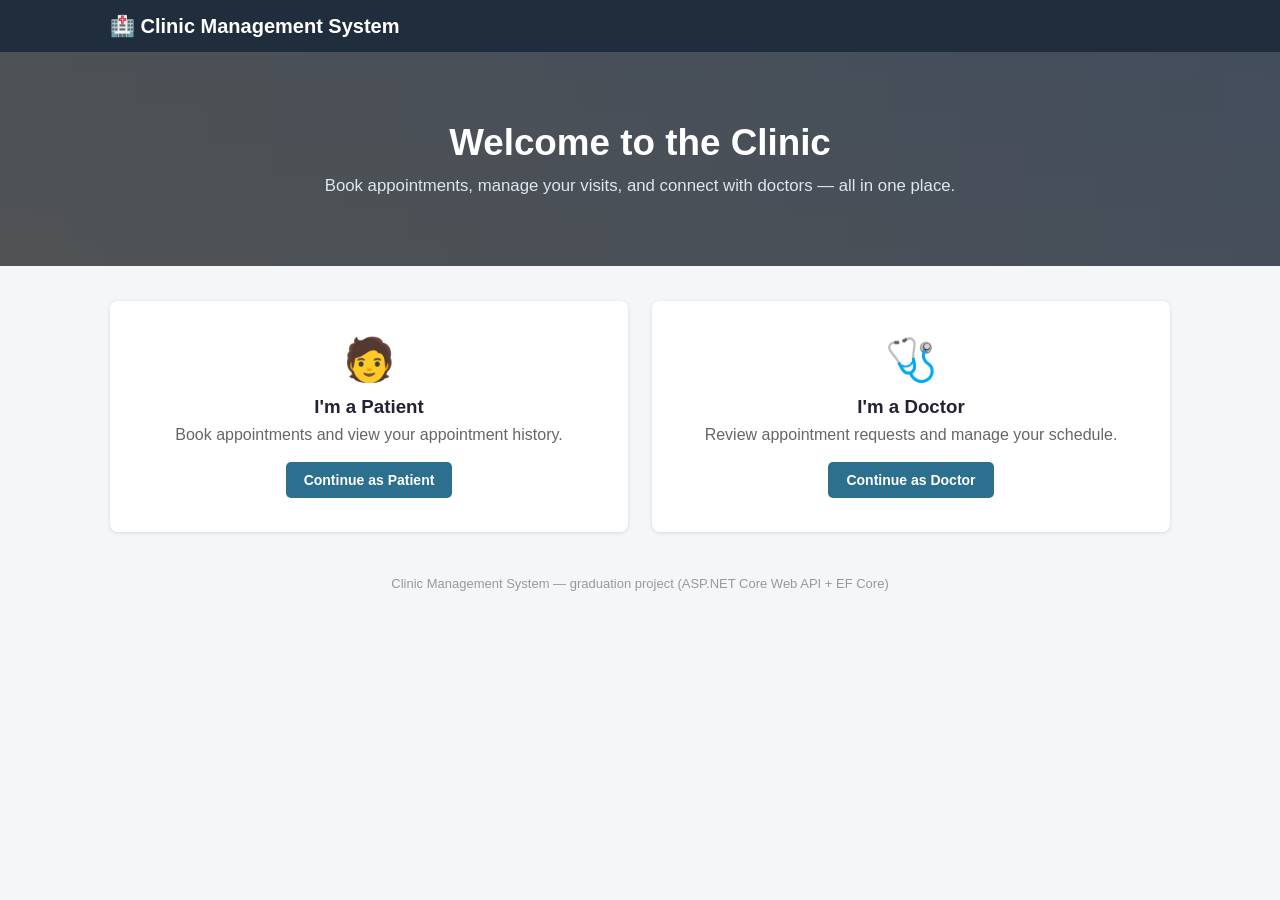
<file: Frontend/index.html>
<!DOCTYPE html>
<html lang="en">
<head>
    <meta charset="utf-8" />
    <meta name="viewport" content="width=device-width, initial-scale=1" />
    <title>Clinic Management System</title>
    <link rel="stylesheet" href="assets/css/app.css" />
</head>
<body>

    <nav class="navbar">
        <div class="container">
            <span class="navbar-brand">🏥 Clinic Management System</span>
        </div>
    </nav>

    <div class="hero">
        <h1>Welcome to the Clinic</h1>
        <p>Book appointments, manage your visits, and connect with doctors — all in one place.</p>
    </div>

    <div class="container">
        <div class="row">
            <div class="col role-card">
                <div class="icon">🧑</div>
                <h3>I'm a Patient</h3>
                <p>Book appointments and view your appointment history.</p>
                <a class="btn btn-primary" href="patient/login.html">Continue as Patient</a>
            </div>
            <div class="col role-card">
                <div class="icon">🩺</div>
                <h3>I'm a Doctor</h3>
                <p>Review appointment requests and manage your schedule.</p>
                <a class="btn btn-primary" href="doctor/login.html">Continue as Doctor</a>
            </div>
        </div>
    </div>

    <footer class="clinic-footer">
        Clinic Management System &mdash; graduation project (ASP.NET Core Web API + EF Core)
    </footer>

</body>
</html>
</file>
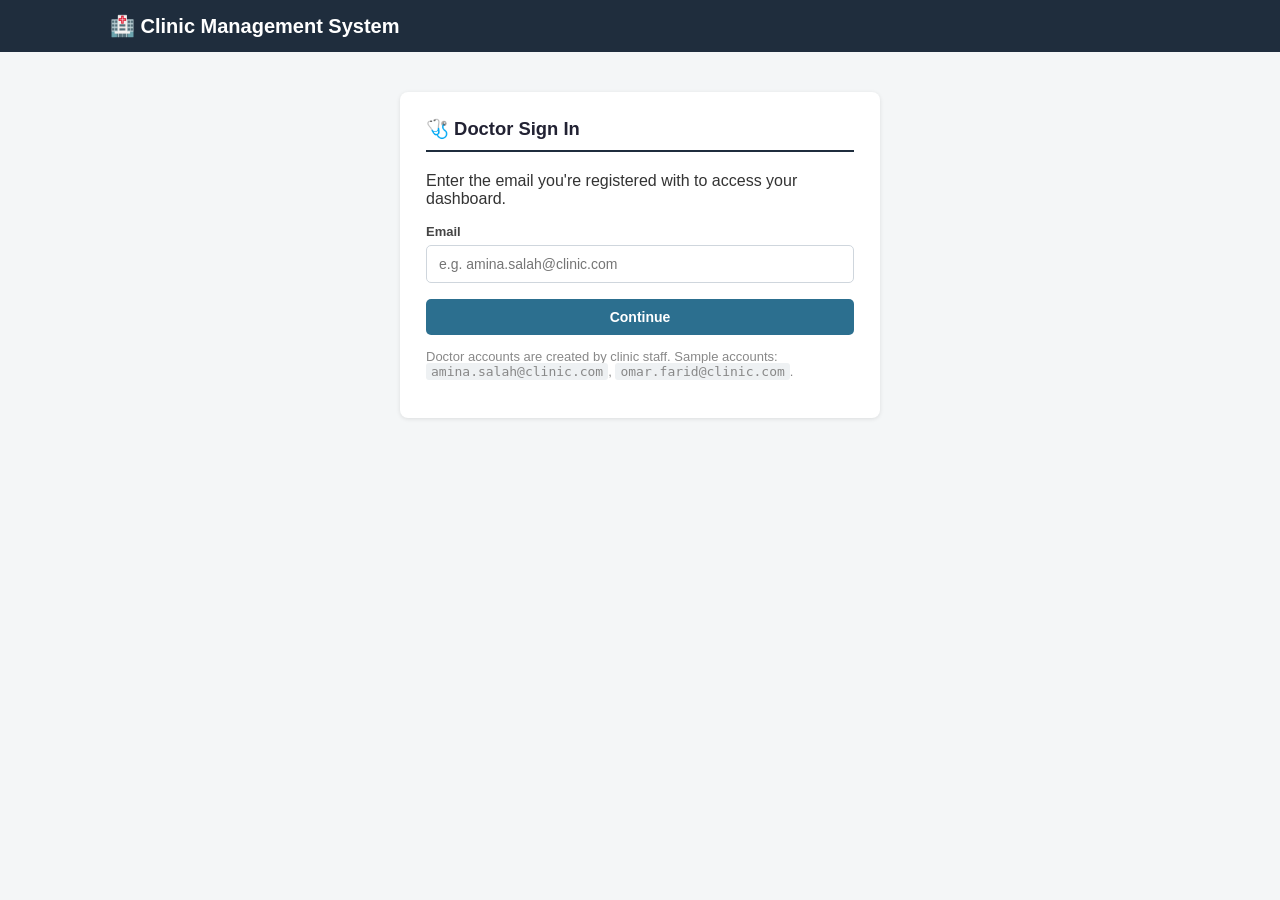
<file: Frontend/doctor/dashboard.html>
<!DOCTYPE html>
<html lang="en">
<head>
    <meta charset="utf-8" />
    <meta name="viewport" content="width=device-width, initial-scale=1" />
    <title>Doctor Dashboard - Clinic Management System</title>
    <link rel="stylesheet" href="../assets/css/app.css" />
</head>
<body>

    <nav class="navbar">
        <div class="container">
            <a class="navbar-brand" href="../index.html">🏥 Clinic Management System</a>
            <ul class="navbar-links">
                <li><a href="#" id="logoutLink">Log Out</a></li>
            </ul>
        </div>
    </nav>

    <div class="container" style="margin-top:25px;">
        <div id="alertBox" class="alert"></div>

        <div class="row">
            <div class="col">
                <div class="panel">
                    <h3 class="section-title">🪪 My Profile</h3>
                    <p><strong>Name:</strong> <span id="dName"></span></p>
                    <p><strong>Email:</strong> <span id="dEmail"></span></p>
                    <p><strong>Specialization:</strong> <span id="dSpec"></span></p>
                    <p><strong>Phone:</strong> <span id="dPhone"></span></p>
                </div>
            </div>

            <div class="col-wide">
                <div class="panel">
                    <h3 class="section-title">📅 My Appointments</h3>
                    <table class="table">
                        <thead>
                            <tr>
                                <th>Patient</th>
                                <th>Date</th>
                                <th>Status</th>
                                <th>Reason</th>
                                <th style="min-width:230px;">Action</th>
                            </tr>
                        </thead>
                        <tbody id="appointmentsBody">
                            <tr><td colspan="5" class="text-center text-muted">Loading...</td></tr>
                        </tbody>
                    </table>
                </div>
            </div>
        </div>
    </div>

    <script src="../js/api.js"></script>
    <script>
        const doctor = Session.getDoctor();
        if (!doctor) {
            window.location.href = "login.html";
        }

        document.getElementById("dName").textContent = doctor.fullName;
        document.getElementById("dEmail").textContent = doctor.email;
        document.getElementById("dSpec").textContent = doctor.specialization;
        document.getElementById("dPhone").textContent = doctor.phoneNumber || "—";

        document.getElementById("logoutLink").addEventListener("click", (e) => {
            e.preventDefault();
            Session.clearDoctor();
            window.location.href = "../index.html";
        });

        async function loadAppointments() {
            const body = document.getElementById("appointmentsBody");
            try {
                const appointments = await Api.getDoctorAppointments(doctor.id);
                if (appointments.length === 0) {
                    body.innerHTML = `<tr><td colspan="5" class="text-center text-muted">No appointments yet.</td></tr>`;
                    return;
                }
                body.innerHTML = appointments.map(a => `
                    <tr>
                        <td>${a.patientName ?? ("Patient #" + a.patientId)}</td>
                        <td>${new Date(a.appointmentDate).toLocaleString()}</td>
                        <td>${statusBadge(a.status)}</td>
                        <td>${a.reason ?? "—"}</td>
                        <td>
                            ${a.status === 0 ? `
                                <button class="btn btn-success btn-sm" onclick="setStatus(${a.id}, 1)">Approve</button>
                                <button class="btn btn-danger btn-sm" onclick="setStatus(${a.id}, 2)">Reject</button>
                            ` : ""}
                            ${a.status === 1 ? `
                                <button class="btn btn-info btn-sm" onclick="setStatus(${a.id}, 3)">Mark Completed</button>
                            ` : ""}
                        </td>
                    </tr>
                `).join("");
            } catch (err) {
                showAlert(err.message);
            }
        }

        async function setStatus(appointmentId, status) {
            let doctorNotes = null;
            if (status === 1) doctorNotes = prompt("Optional note for the patient (e.g. arrival instructions):") || null;
            if (status === 2) doctorNotes = prompt("Reason for rejecting (shown to the patient):") || null;
            if (status === 3) doctorNotes = prompt("Optional visit summary / treatment notes:") || null;

            try {
                await Api.updateAppointmentStatus(appointmentId, { status, doctorNotes });
                showAlert("Appointment updated.", "success");
                loadAppointments();
            } catch (err) {
                showAlert(err.message);
            }
        }

        loadAppointments();
    </script>
</body>
</html>
</file>
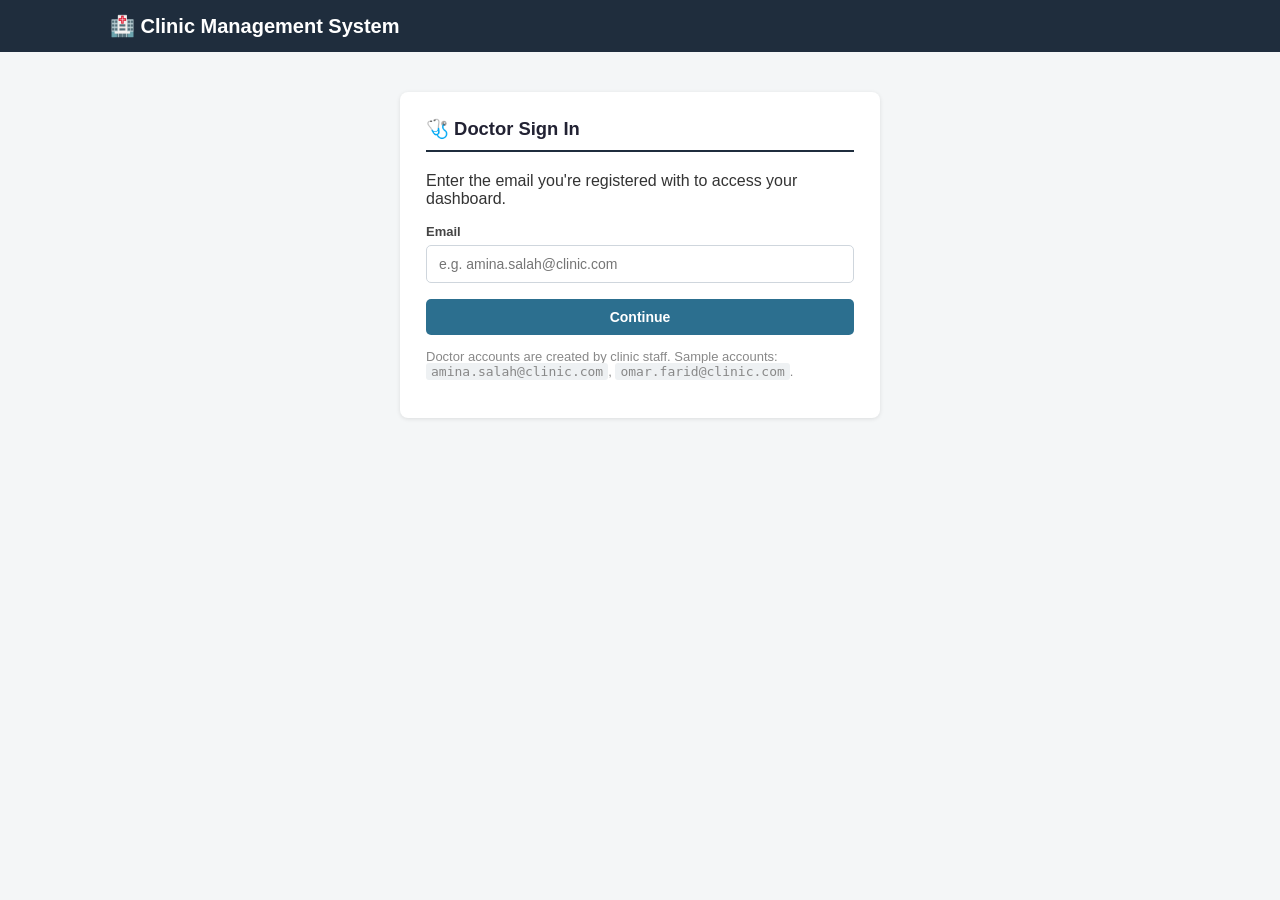
<file: Frontend/doctor/login.html>
<!DOCTYPE html>
<html lang="en">
<head>
    <meta charset="utf-8" />
    <meta name="viewport" content="width=device-width, initial-scale=1" />
    <title>Doctor Login - Clinic Management System</title>
    <link rel="stylesheet" href="../assets/css/app.css" />
</head>
<body>

    <nav class="navbar">
        <div class="container">
            <a class="navbar-brand" href="../index.html">🏥 Clinic Management System</a>
        </div>
    </nav>

    <div class="container-narrow" style="margin-top:40px;">
        <div id="alertBox" class="alert"></div>

        <div class="panel">
            <h3 class="section-title">🩺 Doctor Sign In</h3>
            <p>Enter the email you're registered with to access your dashboard.</p>
            <form id="loginForm">
                <div class="form-group">
                    <label>Email</label>
                    <input type="email" class="form-control" id="loginEmail" required placeholder="e.g. amina.salah@clinic.com" />
                </div>
                <button type="submit" class="btn btn-primary btn-block">Continue</button>
            </form>
            <p class="hint">
                Doctor accounts are created by clinic staff. Sample accounts:
                <code>amina.salah@clinic.com</code>, <code>omar.farid@clinic.com</code>.
            </p>
        </div>
    </div>

    <script src="../js/api.js"></script>
    <script>
        document.getElementById("loginForm").addEventListener("submit", async (e) => {
            e.preventDefault();
            hideAlert();
            const email = document.getElementById("loginEmail").value.trim().toLowerCase();

            try {
                const doctors = await Api.getDoctors();
                const match = doctors.find(d => d.email.toLowerCase() === email);
                if (!match) {
                    showAlert("No doctor found with that email.");
                    return;
                }
                Session.setDoctor(match);
                window.location.href = "dashboard.html";
            } catch (err) {
                showAlert(err.message);
            }
        });
    </script>
</body>
</html>
</file>
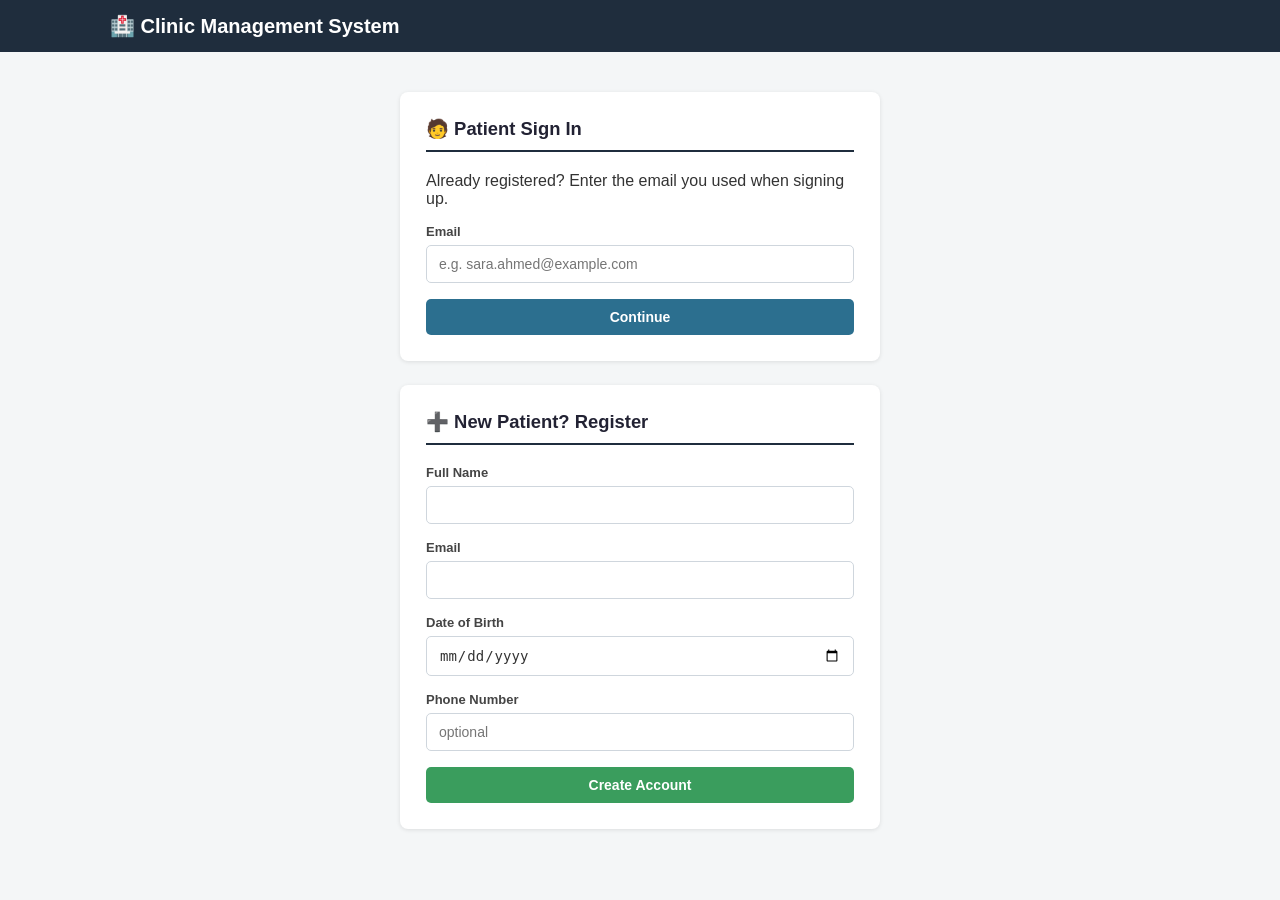
<file: Frontend/patient/dashboard.html>
<!DOCTYPE html>
<html lang="en">
<head>
    <meta charset="utf-8" />
    <meta name="viewport" content="width=device-width, initial-scale=1" />
    <title>Patient Dashboard - Clinic Management System</title>
    <link rel="stylesheet" href="../assets/css/app.css" />
</head>
<body>

    <nav class="navbar">
        <div class="container">
            <a class="navbar-brand" href="../index.html">🏥 Clinic Management System</a>
            <ul class="navbar-links">
                <li><a href="#" id="logoutLink">Log Out</a></li>
            </ul>
        </div>
    </nav>

    <div class="container" style="margin-top:25px;">
        <div id="alertBox" class="alert"></div>

        <div class="row">
            <!-- Profile + Booking -->
            <div class="col">
                <div class="panel">
                    <h3 class="section-title">🪪 My Profile</h3>
                    <p><strong>Name:</strong> <span id="pName"></span></p>
                    <p><strong>Email:</strong> <span id="pEmail"></span></p>
                    <p><strong>Date of Birth:</strong> <span id="pDob"></span></p>
                    <p><strong>Phone:</strong> <span id="pPhone"></span></p>
                </div>

                <div class="panel">
                    <h3 class="section-title">🩺 Book an Appointment</h3>
                    <form id="bookForm">
                        <div class="form-group">
                            <label>Doctor</label>
                            <select class="form-control" id="doctorSelect" required></select>
                        </div>
                        <div class="form-group">
                            <label>Date &amp; Time</label>
                            <input type="datetime-local" class="form-control" id="apptDate" required />
                        </div>
                        <div class="form-group">
                            <label>Reason</label>
                            <textarea class="form-control" id="apptReason" rows="2" placeholder="Briefly describe your reason for visiting"></textarea>
                        </div>
                        <button type="submit" class="btn btn-primary btn-block">Request Appointment</button>
                    </form>
                </div>
            </div>

            <!-- Appointment history -->
            <div class="col-wide">
                <div class="panel">
                    <h3 class="section-title">📋 My Appointments</h3>
                    <table class="table">
                        <thead>
                            <tr>
                                <th>Doctor</th>
                                <th>Date</th>
                                <th>Status</th>
                                <th>Reason</th>
                                <th>Doctor Notes</th>
                                <th></th>
                            </tr>
                        </thead>
                        <tbody id="appointmentsBody">
                            <tr><td colspan="6" class="text-center text-muted">Loading...</td></tr>
                        </tbody>
                    </table>
                </div>
            </div>
        </div>
    </div>

    <script src="../js/api.js"></script>
    <script>
        const patient = Session.getPatient();
        if (!patient) {
            window.location.href = "login.html";
        }

        document.getElementById("pName").textContent = patient.fullName;
        document.getElementById("pEmail").textContent = patient.email;
        document.getElementById("pDob").textContent = new Date(patient.dateOfBirth).toLocaleDateString();
        document.getElementById("pPhone").textContent = patient.phoneNumber || "—";

        document.getElementById("logoutLink").addEventListener("click", (e) => {
            e.preventDefault();
            Session.clearPatient();
            window.location.href = "../index.html";
        });

        async function loadDoctors() {
            const select = document.getElementById("doctorSelect");
            try {
                const doctors = await Api.getDoctors();
                select.innerHTML = doctors.map(d =>
                    `<option value="${d.id}">${d.fullName} — ${d.specialization}</option>`
                ).join("");
            } catch (err) {
                showAlert(err.message);
            }
        }

        async function loadAppointments() {
            const body = document.getElementById("appointmentsBody");
            try {
                const appointments = await Api.getAppointmentsByPatient(patient.id);
                if (appointments.length === 0) {
                    body.innerHTML = `<tr><td colspan="6" class="text-center text-muted">No appointments yet.</td></tr>`;
                    return;
                }
                body.innerHTML = appointments.map(a => `
                    <tr>
                        <td>${a.doctorName ?? ("Doctor #" + a.doctorId)}</td>
                        <td>${new Date(a.appointmentDate).toLocaleString()}</td>
                        <td>${statusBadge(a.status)}</td>
                        <td>${a.reason ?? "—"}</td>
                        <td>${a.doctorNotes ?? "—"}</td>
                        <td>
                            ${a.status === 0 ? `<button class="btn btn-danger btn-sm" onclick="cancelAppointment(${a.id})">Cancel</button>` : ""}
                        </td>
                    </tr>
                `).join("");
            } catch (err) {
                showAlert(err.message);
            }
        }

        async function cancelAppointment(id) {
            if (!confirm("Cancel this appointment?")) return;
            try {
                await Api.cancelAppointment(id);
                showAlert("Appointment cancelled.", "success");
                loadAppointments();
            } catch (err) {
                showAlert(err.message);
            }
        }

        document.getElementById("bookForm").addEventListener("submit", async (e) => {
            e.preventDefault();
            hideAlert();

            const dto = {
                patientId: patient.id,
                doctorId: parseInt(document.getElementById("doctorSelect").value, 10),
                appointmentDate: document.getElementById("apptDate").value,
                reason: document.getElementById("apptReason").value.trim() || null
            };

            try {
                await Api.bookAppointment(dto);
                showAlert("Appointment requested! Waiting for the doctor's approval.", "success");
                document.getElementById("bookForm").reset();
                loadAppointments();
            } catch (err) {
                showAlert(err.message);
            }
        });

        loadDoctors();
        loadAppointments();
    </script>
</body>
</html>
</file>
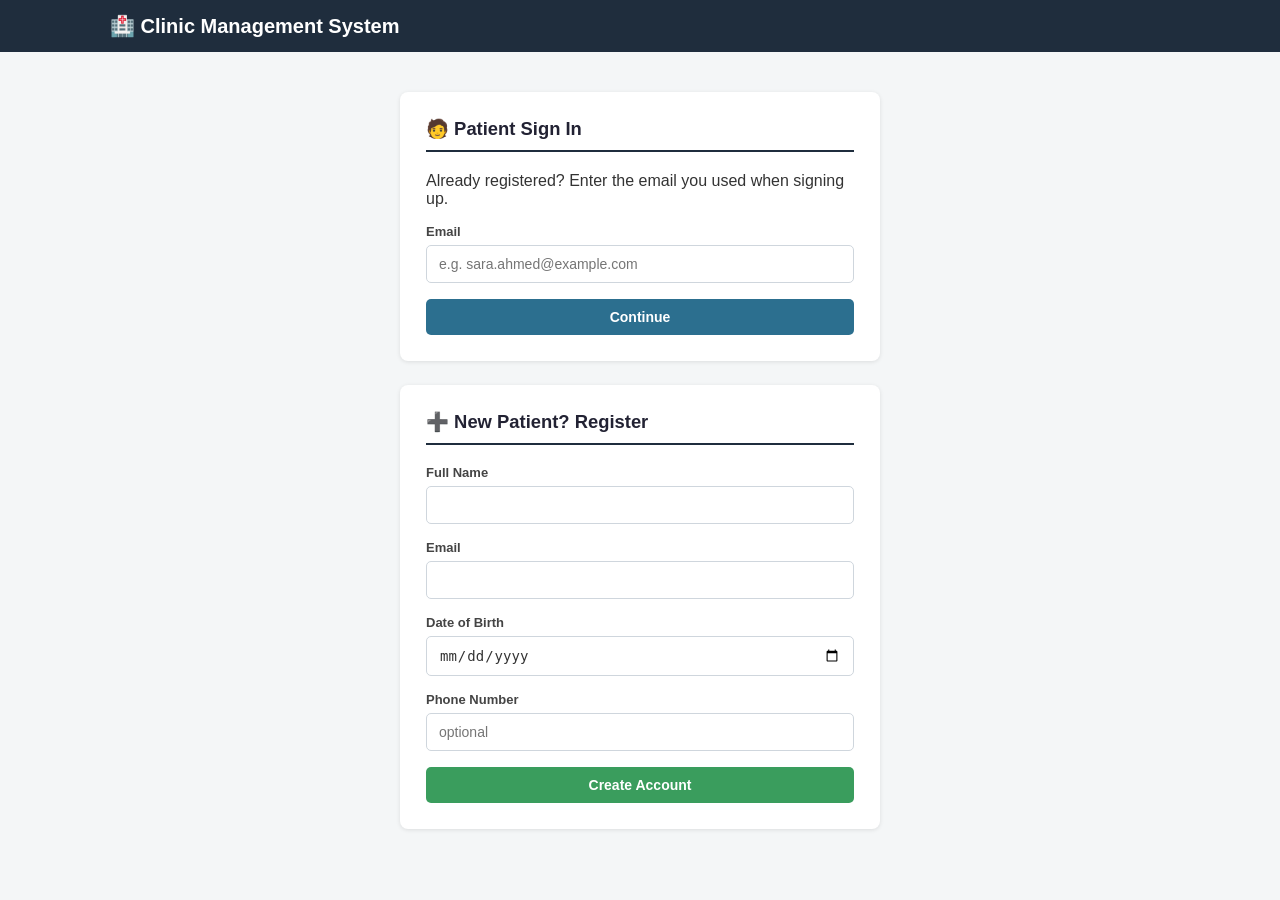
<file: Frontend/patient/login.html>
<!DOCTYPE html>
<html lang="en">
<head>
    <meta charset="utf-8" />
    <meta name="viewport" content="width=device-width, initial-scale=1" />
    <title>Patient Login - Clinic Management System</title>
    <link rel="stylesheet" href="../assets/css/app.css" />
</head>
<body>

    <nav class="navbar">
        <div class="container">
            <a class="navbar-brand" href="../index.html">🏥 Clinic Management System</a>
        </div>
    </nav>

    <div class="container-narrow" style="margin-top:40px;">
        <div id="alertBox" class="alert"></div>

        <div class="panel">
            <h3 class="section-title">🧑 Patient Sign In</h3>
            <p>Already registered? Enter the email you used when signing up.</p>
            <form id="loginForm">
                <div class="form-group">
                    <label>Email</label>
                    <input type="email" class="form-control" id="loginEmail" required placeholder="e.g. sara.ahmed@example.com" />
                </div>
                <button type="submit" class="btn btn-primary btn-block">Continue</button>
            </form>
        </div>

        <div class="panel">
            <h3 class="section-title">➕ New Patient? Register</h3>
            <form id="registerForm">
                <div class="form-group">
                    <label>Full Name</label>
                    <input type="text" class="form-control" id="regName" required />
                </div>
                <div class="form-group">
                    <label>Email</label>
                    <input type="email" class="form-control" id="regEmail" required />
                </div>
                <div class="form-group">
                    <label>Date of Birth</label>
                    <input type="date" class="form-control" id="regDob" required />
                </div>
                <div class="form-group">
                    <label>Phone Number</label>
                    <input type="tel" class="form-control" id="regPhone" placeholder="optional" />
                </div>
                <button type="submit" class="btn btn-success btn-block">Create Account</button>
            </form>
        </div>
    </div>

    <script src="../js/api.js"></script>
    <script>
        document.getElementById("loginForm").addEventListener("submit", async (e) => {
            e.preventDefault();
            hideAlert();
            const email = document.getElementById("loginEmail").value.trim().toLowerCase();

            try {
                const patients = await Api.getPatients();
                const match = patients.find(p => p.email.toLowerCase() === email);
                if (!match) {
                    showAlert("No patient found with that email. Please register below.");
                    return;
                }
                Session.setPatient(match);
                window.location.href = "dashboard.html";
            } catch (err) {
                showAlert(err.message);
            }
        });

        document.getElementById("registerForm").addEventListener("submit", async (e) => {
            e.preventDefault();
            hideAlert();

            const dto = {
                fullName: document.getElementById("regName").value.trim(),
                email: document.getElementById("regEmail").value.trim(),
                dateOfBirth: document.getElementById("regDob").value,
                phoneNumber: document.getElementById("regPhone").value.trim() || null
            };

            try {
                const created = await Api.createPatient(dto);
                Session.setPatient(created);
                window.location.href = "dashboard.html";
            } catch (err) {
                showAlert(err.message);
            }
        });
    </script>
</body>
</html>
</file>
<file: Frontend/assets/css/app.css>
/* ============================================================
   Clinic Management System - Stylesheet
   Pure hand-written CSS. No frameworks, no CDNs, no external
   fonts - everything needed to render this app is in this file
   plus the /assets/img background images.
   ============================================================ */

* {
    box-sizing: border-box;
}

body {
    margin: 0;
    font-family: -apple-system, "Segoe UI", Roboto, Arial, sans-serif;
    font-weight: 400;
    color: #333;
    background-color: #f4f6f7;
}

a {
    color: #2c6f8f;
    text-decoration: none;
}
a:hover {
    text-decoration: underline;
}

h1, h2, h3 {
    font-weight: 600;
    color: #223;
}

.container {
    max-width: 1100px;
    margin: 0 auto;
    padding: 0 20px;
}

.container-narrow {
    max-width: 520px;
    margin: 0 auto;
    padding: 0 20px;
}

/* ---------- Navbar ---------- */
.navbar {
    background-color: #1f2d3d;
    padding: 14px 0;
}
.navbar .container {
    display: flex;
    align-items: center;
    justify-content: space-between;
    flex-wrap: wrap;
}
.navbar-brand {
    color: #ffffff;
    font-size: 20px;
    font-weight: 600;
}
.navbar-brand:hover {
    text-decoration: none;
    color: #ffffff;
}
.navbar-links {
    list-style: none;
    display: flex;
    gap: 20px;
    margin: 0;
    padding: 0;
}
.navbar-links a {
    color: #cfd8e3;
    font-size: 14px;
}
.navbar-links a:hover {
    color: #ffffff;
}

/* ---------- Hero ---------- */
.hero {
    background-color: #1f2d3d;
    background-image: linear-gradient(rgba(15,25,40,0.7), rgba(15,25,40,0.7)), url('../img/backgrounds/PatientHome.jpg');
    background-position: center;
    background-size: cover;
    color: #ffffff;
    padding: 70px 20px;
    text-align: center;
    margin-bottom: 35px;
}
.hero h1 {
    color: #ffffff;
    font-size: 2.3em;
    margin: 0 0 12px 0;
}
.hero p {
    font-size: 1.05em;
    color: #dfe6ee;
    margin: 0;
}

/* ---------- Cards / Panels ---------- */
.role-card {
    background: #ffffff;
    border-radius: 8px;
    box-shadow: 0 1px 4px rgba(0,0,0,0.12);
    padding: 34px 24px;
    text-align: center;
    margin-bottom: 20px;
    transition: transform 0.15s ease, box-shadow 0.15s ease;
}
.role-card:hover {
    transform: translateY(-3px);
    box-shadow: 0 6px 16px rgba(0,0,0,0.15);
}
.role-card .icon {
    font-size: 42px;
    margin-bottom: 12px;
}
.role-card h3 {
    margin: 0 0 8px 0;
}
.role-card p {
    color: #666;
    margin: 0 0 18px 0;
}

.row {
    display: flex;
    flex-wrap: wrap;
    gap: 24px;
}
.col {
    flex: 1 1 300px;
}
.col-wide {
    flex: 2 1 480px;
}

.panel {
    background: #ffffff;
    border-radius: 8px;
    box-shadow: 0 1px 4px rgba(0,0,0,0.10);
    padding: 26px;
    margin-bottom: 24px;
}

.section-title {
    border-bottom: 2px solid #1f2d3d;
    padding-bottom: 10px;
    margin: 0 0 20px 0;
    font-size: 1.15em;
}

/* ---------- Forms ---------- */
.form-group {
    margin-bottom: 16px;
}
.form-group label {
    display: block;
    font-size: 13px;
    font-weight: 600;
    color: #444;
    margin-bottom: 6px;
}
.form-control {
    width: 100%;
    padding: 10px 12px;
    font-size: 14px;
    border: 1px solid #cfd6dd;
    border-radius: 5px;
    background-color: #fff;
    color: #333;
}
.form-control:focus {
    outline: none;
    border-color: #2c6f8f;
    box-shadow: 0 0 0 3px rgba(44,111,143,0.15);
}
textarea.form-control {
    resize: vertical;
}

/* ---------- Buttons ---------- */
.btn {
    display: inline-block;
    padding: 10px 18px;
    font-size: 14px;
    font-weight: 600;
    border: none;
    border-radius: 5px;
    cursor: pointer;
    text-align: center;
    text-decoration: none;
}
.btn:hover {
    text-decoration: none;
    opacity: 0.92;
}
.btn-block {
    display: block;
    width: 100%;
}
.btn-primary {
    background-color: #2c6f8f;
    color: #ffffff;
}
.btn-success {
    background-color: #3a9d5d;
    color: #ffffff;
}
.btn-danger {
    background-color: #c0392b;
    color: #ffffff;
}
.btn-info {
    background-color: #2980b9;
    color: #ffffff;
}
.btn-sm {
    padding: 6px 12px;
    font-size: 12px;
    margin-right: 6px;
    margin-bottom: 4px;
}

/* ---------- Table ---------- */
.table {
    width: 100%;
    border-collapse: collapse;
    font-size: 14px;
}
.table th, .table td {
    text-align: left;
    padding: 10px 12px;
    border-bottom: 1px solid #e6e9ec;
    vertical-align: middle;
}
.table th {
    color: #556;
    font-size: 12px;
    text-transform: uppercase;
    letter-spacing: 0.03em;
    border-bottom: 2px solid #dde2e6;
}
.table tbody tr:hover {
    background-color: #f9fbfc;
}
.text-center { text-align: center; }
.text-muted { color: #999; }

/* ---------- Status badges ---------- */
.status-badge {
    display: inline-block;
    padding: 3px 10px;
    border-radius: 12px;
    font-size: 11px;
    font-weight: 700;
    text-transform: uppercase;
    color: #fff;
    letter-spacing: 0.03em;
}
.status-0 { background-color: #e0982a; } /* Pending */
.status-1 { background-color: #3a9d5d; } /* Approved */
.status-2 { background-color: #c0392b; } /* Rejected */
.status-3 { background-color: #2980b9; } /* Completed */

/* ---------- Alert ---------- */
.alert {
    display: none;
    padding: 12px 16px;
    border-radius: 6px;
    margin-bottom: 20px;
    font-size: 14px;
}
.alert-danger {
    background-color: #fbe9e7;
    color: #a02c1f;
    border: 1px solid #f3c1ba;
}
.alert-success {
    background-color: #e6f6ea;
    color: #256b3e;
    border: 1px solid #b9e5c4;
}

/* ---------- Misc ---------- */
.hint {
    color: #888;
    font-size: 13px;
    margin-top: 14px;
}
.hint code {
    background: #eef1f3;
    padding: 1px 5px;
    border-radius: 3px;
}

footer.clinic-footer {
    text-align: center;
    padding: 24px 20px;
    color: #999;
    font-size: 13px;
}

@media (max-width: 700px) {
    .row { flex-direction: column; }
    .navbar-links { gap: 12px; }
}
</file>
